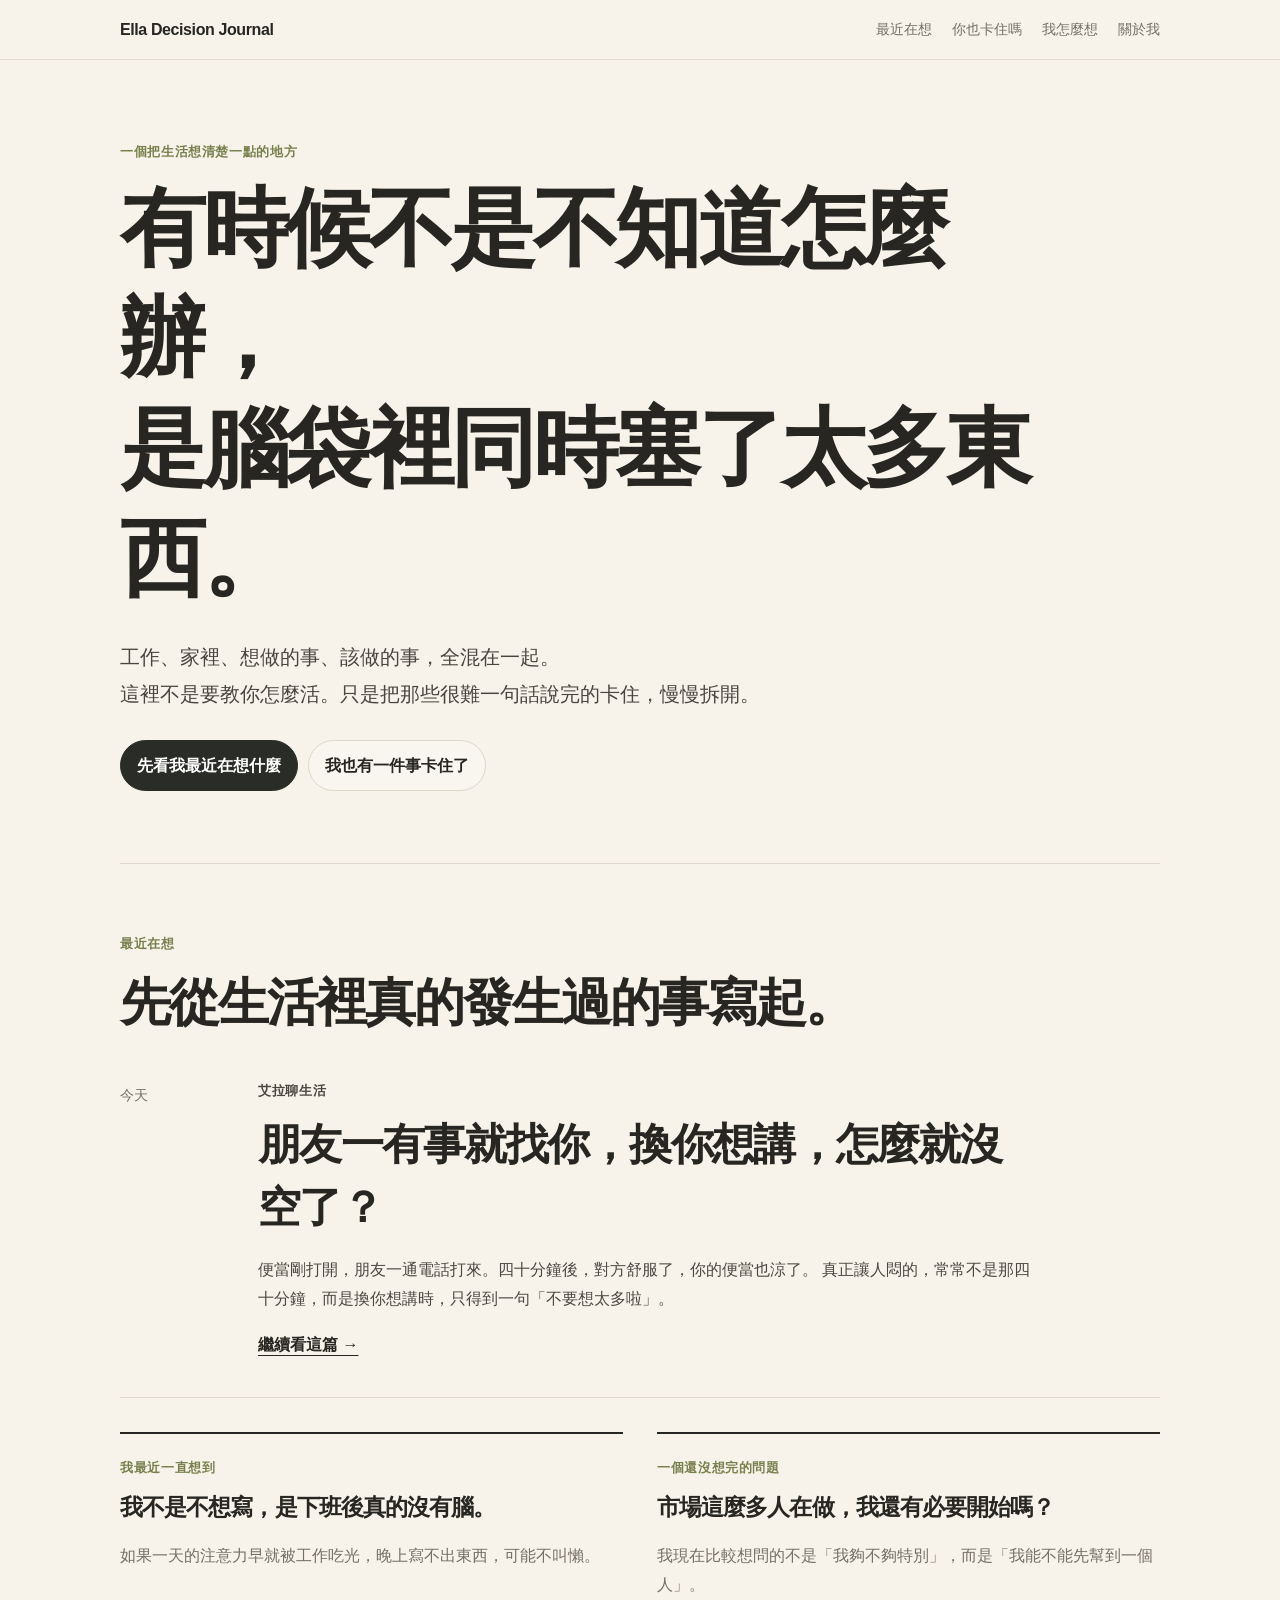
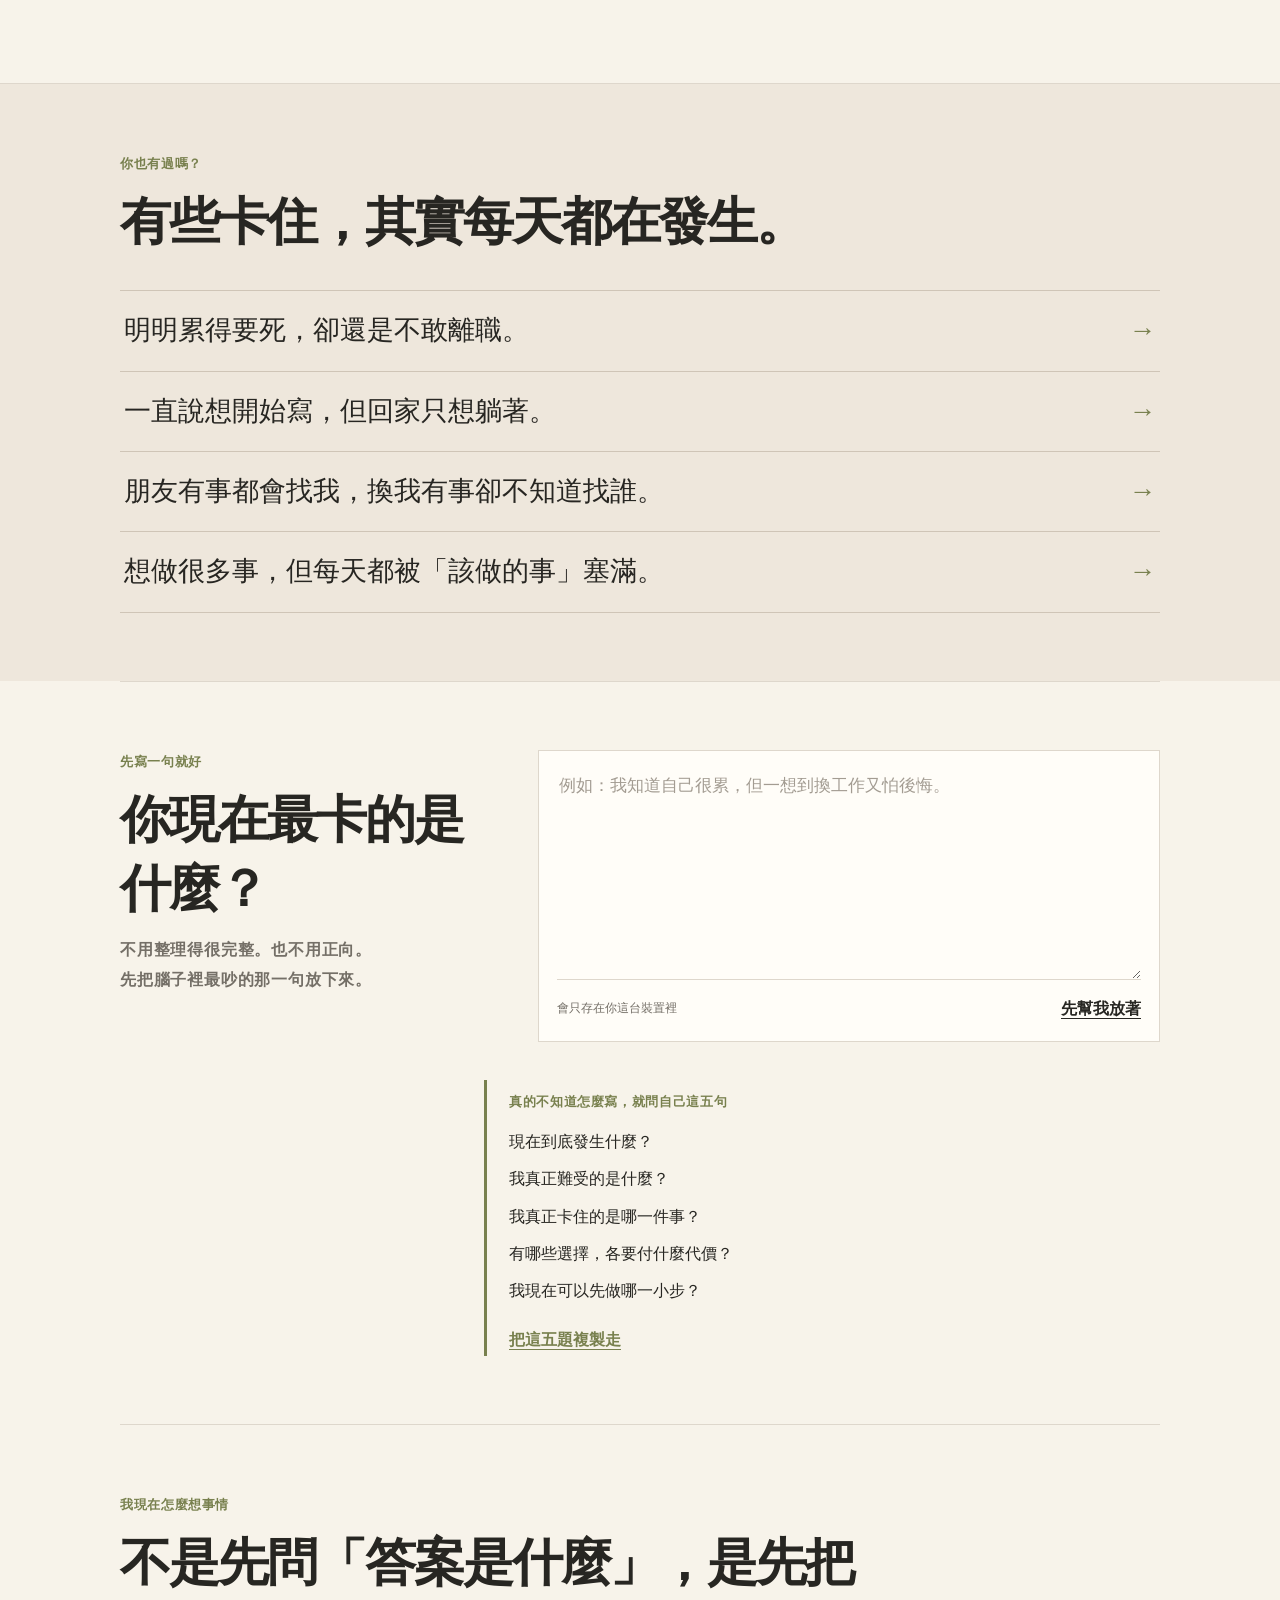
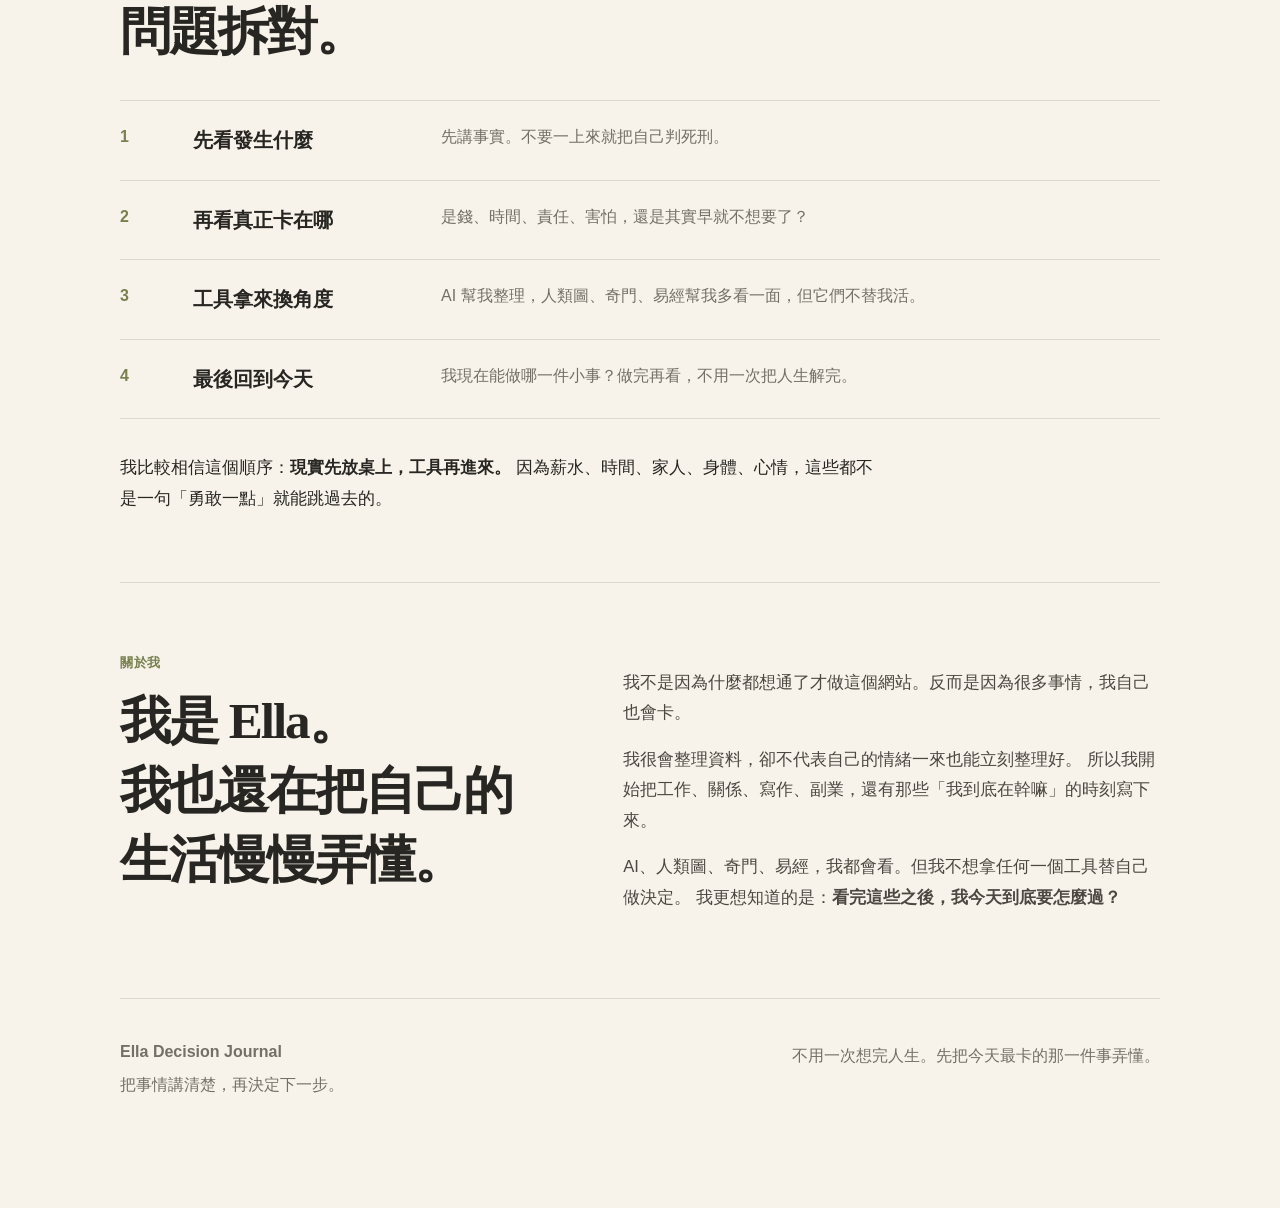
<file: index.html>
<!doctype html>
<html lang="zh-Hant">
<head>
  <meta charset="utf-8">
  <meta name="viewport" content="width=device-width, initial-scale=1, viewport-fit=cover">
  <meta name="theme-color" content="#f7f3ea">
  <title>Ella Decision Journal｜把事情講清楚，再決定下一步</title>
  <meta name="description" content="工作、關係、副業、生活卡住時，不急著找答案。先把事情講清楚。">
  <link rel="stylesheet" href="style.css">
</head>
<body>
  <header class="site-header">
    <a class="brand" href="#top">Ella Decision Journal</a>
    <nav class="desktop-nav" aria-label="主要導覽">
      <a href="#notes">最近在想</a>
      <a href="#stuck">你也卡住嗎</a>
      <a href="#how">我怎麼想</a>
      <a href="#about">關於我</a>
    </nav>
  </header>

  <main id="top">
    <section class="hero shell">
      <p class="tiny-note">一個把生活想清楚一點的地方</p>
      <h1>有時候不是不知道怎麼辦，<br>是腦袋裡同時塞了太多東西。</h1>
      <p class="hero-text">
        工作、家裡、想做的事、該做的事，全混在一起。<br>
        這裡不是要教你怎麼活。只是把那些很難一句話說完的卡住，慢慢拆開。
      </p>
      <div class="hero-links">
        <a class="plain-button dark" href="#notes">先看我最近在想什麼</a>
        <a class="plain-button" href="#write">我也有一件事卡住了</a>
      </div>
    </section>

    <section id="notes" class="section shell">
      <div class="section-title">
        <p>最近在想</p>
        <h2>先從生活裡真的發生過的事寫起。</h2>
      </div>

      <article class="main-entry">
        <div class="entry-date">今天</div>
        <div class="entry-content">
          <p class="entry-type">艾拉聊生活</p>
          <h3><a href="posts/friends-always-call-you.html">朋友一有事就找你，換你想講，怎麼就沒空了？</a></h3>
          <p>
            便當剛打開，朋友一通電話打來。四十分鐘後，對方舒服了，你的便當也涼了。
            真正讓人悶的，常常不是那四十分鐘，而是換你想講時，只得到一句「不要想太多啦」。
          </p>
          <a class="text-link" href="posts/friends-always-call-you.html">繼續看這篇 →</a>
        </div>
      </article>

      <div class="short-notes">
        <article>
          <p class="entry-type">我最近一直想到</p>
          <h3>我不是不想寫，是下班後真的沒有腦。</h3>
          <p>如果一天的注意力早就被工作吃光，晚上寫不出東西，可能不叫懶。</p>
        </article>
        <article>
          <p class="entry-type">一個還沒想完的問題</p>
          <h3>市場這麼多人在做，我還有必要開始嗎？</h3>
          <p>我現在比較想問的不是「我夠不夠特別」，而是「我能不能先幫到一個人」。</p>
        </article>
      </div>
    </section>

    <section id="stuck" class="section warm-section">
      <div class="shell">
        <div class="section-title">
          <p>你也有過嗎？</p>
          <h2>有些卡住，其實每天都在發生。</h2>
        </div>

        <div class="life-lines">
          <button type="button" data-prefill="我明明累得要死，卻還是不敢離職。">明明累得要死，卻還是不敢離職。</button>
          <button type="button" data-prefill="我一直說想開始寫，但回家只想躺著。">一直說想開始寫，但回家只想躺著。</button>
          <button type="button" data-prefill="朋友有事都會找我，換我有事卻不知道找誰。">朋友有事都會找我，換我有事卻不知道找誰。</button>
          <button type="button" data-prefill="我想做很多事，但每天都被『該做的事』塞滿。">想做很多事，但每天都被「該做的事」塞滿。</button>
        </div>
      </div>
    </section>

    <section id="write" class="section shell">
      <div class="write-layout">
        <div class="section-title">
          <p>先寫一句就好</p>
          <h2>你現在最卡的是什麼？</h2>
          <p class="subcopy">
            不用整理得很完整。也不用正向。<br>
            先把腦子裡最吵的那一句放下來。
          </p>
        </div>
        <div class="write-box">
          <textarea id="thoughtBox" placeholder="例如：我知道自己很累，但一想到換工作又怕後悔。"></textarea>
          <div class="write-actions">
            <span id="saveState">會只存在你這台裝置裡</span>
            <button id="saveThought" type="button">先幫我放著</button>
          </div>
        </div>
      </div>

      <div class="five-questions">
        <p class="entry-type">真的不知道怎麼寫，就問自己這五句</p>
        <p>現在到底發生什麼？</p>
        <p>我真正難受的是什麼？</p>
        <p>我真正卡住的是哪一件事？</p>
        <p>有哪些選擇，各要付什麼代價？</p>
        <p>我現在可以先做哪一小步？</p>
        <button id="copyQuestions" class="text-action" type="button">把這五題複製走</button>
      </div>
    </section>

    <section id="how" class="section shell">
      <div class="section-title">
        <p>我現在怎麼想事情</p>
        <h2>不是先問「答案是什麼」，是先把問題拆對。</h2>
      </div>

      <div class="thinking-flow">
        <div><span>1</span><strong>先看發生什麼</strong><p>先講事實。不要一上來就把自己判死刑。</p></div>
        <div><span>2</span><strong>再看真正卡在哪</strong><p>是錢、時間、責任、害怕，還是其實早就不想要了？</p></div>
        <div><span>3</span><strong>工具拿來換角度</strong><p>AI 幫我整理，人類圖、奇門、易經幫我多看一面，但它們不替我活。</p></div>
        <div><span>4</span><strong>最後回到今天</strong><p>我現在能做哪一件小事？做完再看，不用一次把人生解完。</p></div>
      </div>

      <p class="human-rule">
        我比較相信這個順序：<strong>現實先放桌上，工具再進來。</strong>
        因為薪水、時間、家人、身體、心情，這些都不是一句「勇敢一點」就能跳過去的。
      </p>
    </section>

    <section id="about" class="section shell">
      <div class="about-grid">
        <div>
          <p class="tiny-note">關於我</p>
          <h2>我是 Ella。<br>我也還在把自己的生活慢慢弄懂。</h2>
        </div>
        <div class="about-text">
          <p>
            我不是因為什麼都想通了才做這個網站。反而是因為很多事情，我自己也會卡。
          </p>
          <p>
            我很會整理資料，卻不代表自己的情緒一來也能立刻整理好。
            所以我開始把工作、關係、寫作、副業，還有那些「我到底在幹嘛」的時刻寫下來。
          </p>
          <p>
            AI、人類圖、奇門、易經，我都會看。但我不想拿任何一個工具替自己做決定。
            我更想知道的是：<strong>看完這些之後，我今天到底要怎麼過？</strong>
          </p>
        </div>
      </div>
    </section>
  </main>

  <footer class="site-footer shell">
    <div>
      <strong>Ella Decision Journal</strong>
      <p>把事情講清楚，再決定下一步。</p>
    </div>
    <p>不用一次想完人生。先把今天最卡的那一件事弄懂。</p>
  </footer>

  <nav class="mobile-nav" aria-label="手機導覽">
    <a href="#top">首頁</a>
    <a href="#notes">最近在想</a>
    <a class="mobile-write" href="#write">寫一下</a>
    <a href="#about">我</a>
  </nav>

  <div id="toast" class="toast" role="status" aria-live="polite"></div>
  <script src="app.js"></script>
</body>
</html>
</file>
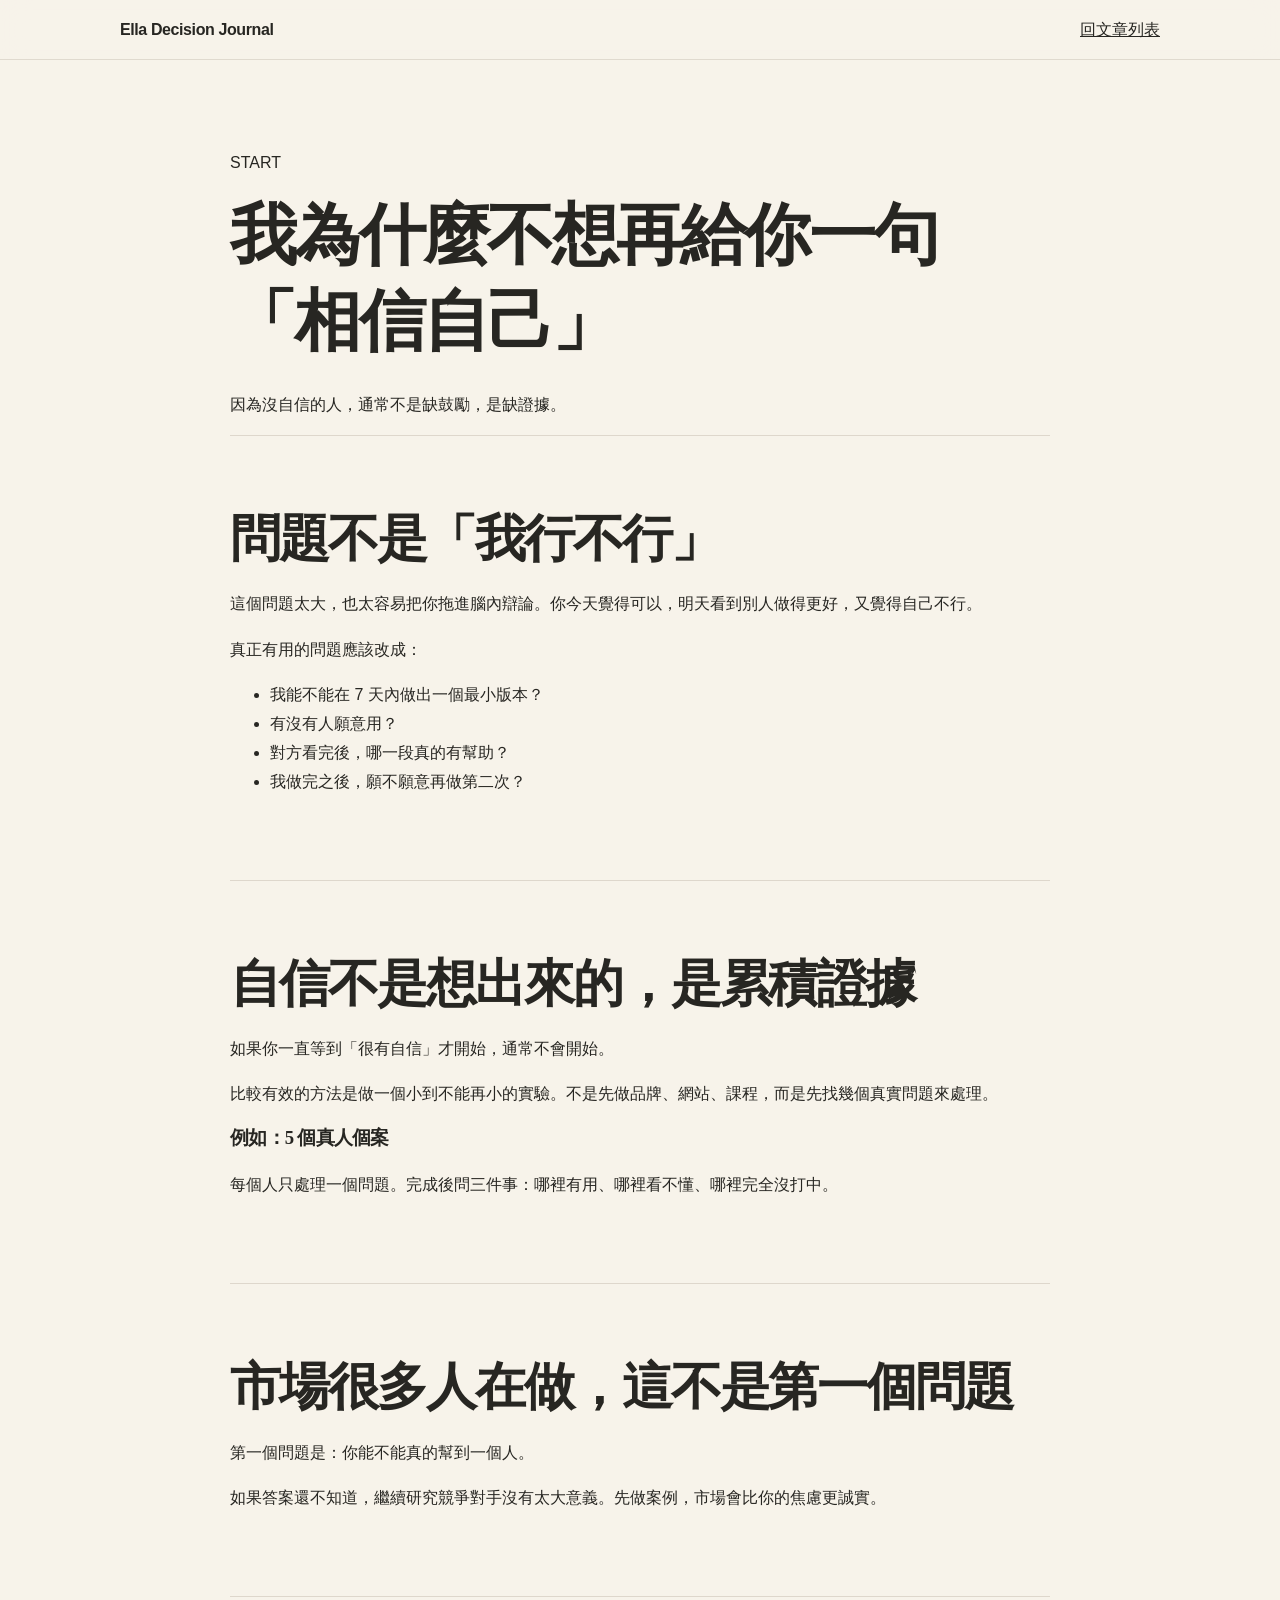
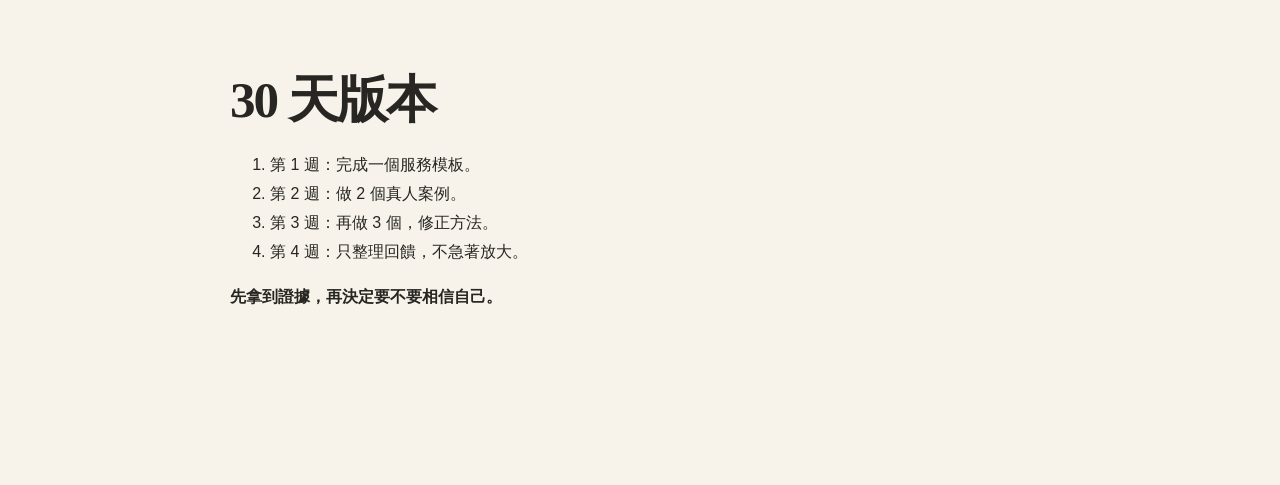
<file: why-decision-journal.html>
<!doctype html>
<html lang="zh-Hant">
<head>
  <meta charset="utf-8">
  <meta name="viewport" content="width=device-width, initial-scale=1">
  <title>我為什麼不想再給你一句「相信自己」｜Ella Decision Journal</title>
  <meta name="description" content="沒自信時，真正需要的不是鼓勵，而是可驗證的小型實驗。">
  <link rel="stylesheet" href="../style.css">
</head>
<body>
  <header class="site-header">
    <a class="brand" href="../">Ella Decision Journal</a>
    <nav><a href="../#articles">回文章列表</a></nav>
  </header>

  <main class="shell" style="max-width:820px;padding:72px 0 90px">
    <p class="eyebrow">START</p>
    <h1 style="font-size:clamp(2.4rem,6vw,4.2rem)">我為什麼不想再給你一句「相信自己」</h1>
    <p class="lead">因為沒自信的人，通常不是缺鼓勵，是缺證據。</p>

    <section class="section">
      <h2>問題不是「我行不行」</h2>
      <p>這個問題太大，也太容易把你拖進腦內辯論。你今天覺得可以，明天看到別人做得更好，又覺得自己不行。</p>
      <p>真正有用的問題應該改成：</p>
      <ul>
        <li>我能不能在 7 天內做出一個最小版本？</li>
        <li>有沒有人願意用？</li>
        <li>對方看完後，哪一段真的有幫助？</li>
        <li>我做完之後，願不願意再做第二次？</li>
      </ul>
    </section>

    <section class="section">
      <h2>自信不是想出來的，是累積證據</h2>
      <p>如果你一直等到「很有自信」才開始，通常不會開始。</p>
      <p>比較有效的方法是做一個小到不能再小的實驗。不是先做品牌、網站、課程，而是先找幾個真實問題來處理。</p>
      <div class="card">
        <h3>例如：5 個真人個案</h3>
        <p>每個人只處理一個問題。完成後問三件事：哪裡有用、哪裡看不懂、哪裡完全沒打中。</p>
      </div>
    </section>

    <section class="section">
      <h2>市場很多人在做，這不是第一個問題</h2>
      <p>第一個問題是：你能不能真的幫到一個人。</p>
      <p>如果答案還不知道，繼續研究競爭對手沒有太大意義。先做案例，市場會比你的焦慮更誠實。</p>
    </section>

    <section class="section">
      <h2>30 天版本</h2>
      <ol>
        <li>第 1 週：完成一個服務模板。</li>
        <li>第 2 週：做 2 個真人案例。</li>
        <li>第 3 週：再做 3 個，修正方法。</li>
        <li>第 4 週：只整理回饋，不急著放大。</li>
      </ol>
      <p><strong>先拿到證據，再決定要不要相信自己。</strong></p>
    </section>
  </main>
</body>
</html>
</file>
<file: style.css>
*{box-sizing:border-box}
:root{
  --bg:#f7f3ea;
  --paper:#fffdf8;
  --ink:#272622;
  --muted:#746f67;
  --line:#ded7cc;
  --warm:#eee7dc;
  --olive:#78804e;
  --dark:#2a2c27;
  --max:1040px;
}
html{scroll-behavior:smooth}
body{
  margin:0;background:var(--bg);color:var(--ink);
  font-family:-apple-system,BlinkMacSystemFont,"PingFang TC","Noto Sans TC","Microsoft JhengHei",sans-serif;
  line-height:1.82;-webkit-font-smoothing:antialiased;
}
a{color:inherit}
button,textarea{font:inherit;color:inherit}
.shell{width:min(calc(100% - 40px),var(--max));margin-inline:auto}
.site-header{
  position:sticky;top:0;z-index:30;
  display:flex;align-items:center;justify-content:space-between;gap:24px;
  padding:15px max(20px,calc((100% - var(--max))/2));
  background:rgba(247,243,234,.93);backdrop-filter:blur(14px);
  border-bottom:1px solid rgba(222,215,204,.9);
}
.brand{font-weight:850;text-decoration:none;letter-spacing:-.025em}
.desktop-nav{display:flex;gap:20px}
.desktop-nav a{text-decoration:none;font-size:.88rem;color:var(--muted)}
.desktop-nav a:hover{color:var(--ink)}
.hero{padding:80px 0 72px}
.tiny-note,.section-title>p,.entry-type,.entry-meta{
  margin:0 0 12px;color:var(--olive);font-size:.8rem;font-weight:800;letter-spacing:.05em
}
h1,h2,h3{
  margin-top:0;letter-spacing:-.04em;
  font-family:"Songti TC","Noto Serif TC","PMingLiU",serif;
}
h1{font-size:clamp(2.8rem,6.7vw,5.4rem);line-height:1.28;margin-bottom:25px;max-width:950px}
h2{font-size:clamp(2rem,4.4vw,3.2rem);line-height:1.35;margin-bottom:12px}
h3{line-height:1.45}
.hero-text{font-size:clamp(1.05rem,2vw,1.25rem);max-width:760px;color:#494640}
.hero-links{display:flex;gap:10px;flex-wrap:wrap;margin-top:28px}
.plain-button{
  display:inline-flex;align-items:center;justify-content:center;min-height:46px;
  padding:10px 16px;border:1px solid var(--line);border-radius:999px;text-decoration:none;
  font-weight:750;background:rgba(255,255,255,.25)
}
.plain-button.dark{background:var(--dark);border-color:var(--dark);color:#fff}
.section{padding:68px 0;border-top:1px solid var(--line)}
.section-title{max-width:760px;margin-bottom:34px}
.section-title .subcopy{color:var(--muted);font-size:1rem}
.main-entry{
  display:grid;grid-template-columns:110px 1fr;gap:28px;padding:8px 0 38px;
  border-bottom:1px solid var(--line)
}
.entry-date{font-size:.86rem;color:var(--muted);padding-top:4px}
.entry-content{max-width:780px}
.entry-content h3{font-size:clamp(1.8rem,3.8vw,2.7rem);margin-bottom:14px}
.entry-content h3 a{text-decoration:none}
.entry-content p{color:#4b4842}
.text-link{font-weight:800;text-underline-offset:5px}
.short-notes{display:grid;grid-template-columns:1fr 1fr;gap:34px;margin-top:34px}
.short-notes article{padding-top:22px;border-top:2px solid var(--ink)}
.short-notes h3{font-size:1.45rem;margin-bottom:8px}
.short-notes p:last-child{color:var(--muted)}
.warm-section{background:var(--warm)}
.life-lines{border-top:1px solid #cfc5b7}
.life-lines button{
  width:100%;display:flex;text-align:left;background:none;border:0;border-bottom:1px solid #cfc5b7;
  padding:20px 4px;cursor:pointer;font-family:"Songti TC","Noto Serif TC","PMingLiU",serif;
  font-size:clamp(1.25rem,2.6vw,1.7rem);line-height:1.45
}
.life-lines button::after{content:"→";margin-left:auto;color:var(--olive)}
.life-lines button:hover{padding-left:10px}
.write-layout{display:grid;grid-template-columns:.75fr 1.25fr;gap:44px;align-items:start}
.write-box{background:var(--paper);border:1px solid var(--line);padding:18px}
.write-box textarea{
  display:block;width:100%;min-height:210px;border:0;outline:0;resize:vertical;
  background:transparent;font-size:1.05rem;line-height:1.8
}
.write-box textarea::placeholder{color:#a39c92}
.write-actions{display:flex;justify-content:space-between;gap:16px;align-items:center;padding-top:14px;border-top:1px solid var(--line)}
.write-actions span{color:var(--muted);font-size:.78rem}
.write-actions button,.text-action{
  border:0;background:none;padding:0;text-decoration:underline;text-underline-offset:4px;
  font-weight:800;cursor:pointer
}
.five-questions{margin:38px 0 0 35%;border-left:3px solid var(--olive);padding:2px 0 2px 22px}
.five-questions p{margin:8px 0}
.five-questions .entry-type{margin-bottom:14px}
.text-action{margin-top:12px;color:var(--olive)}
.thinking-flow{border-top:1px solid var(--line)}
.thinking-flow>div{
  display:grid;grid-template-columns:55px 230px 1fr;gap:18px;
  padding:21px 0;border-bottom:1px solid var(--line);align-items:start
}
.thinking-flow span{color:var(--olive);font-weight:900}
.thinking-flow strong{font-family:"Songti TC","Noto Serif TC","PMingLiU",serif;font-size:1.25rem}
.thinking-flow p{margin:0;color:var(--muted)}
.human-rule{max-width:760px;margin:34px 0 0;font-size:1.05rem}
.about-grid{display:grid;grid-template-columns:.9fr 1.1fr;gap:64px}
.about-text{font-size:1.04rem;color:#4b4842}
.site-footer{
  padding:38px 0 105px;border-top:1px solid var(--line);
  display:flex;justify-content:space-between;gap:28px;color:var(--muted)
}
.site-footer p{margin:4px 0}
.mobile-nav{display:none}
.toast{
  position:fixed;left:50%;bottom:90px;z-index:70;transform:translate(-50%,15px);
  opacity:0;pointer-events:none;background:#171713;color:#fff;padding:9px 13px;border-radius:999px;
  font-size:.8rem;transition:.18s
}
.toast.show{opacity:1;transform:translate(-50%,0)}

.article-page{background:#f8f5ef}
.simple-header{
  max-width:960px;margin:0 auto;padding:24px 28px;border-bottom:1px solid var(--line);
  display:flex;justify-content:space-between
}
.simple-header a{text-decoration:none;font-weight:800}
.simple-header .back-link{color:var(--muted);font-weight:500}
.article-shell{max-width:820px;margin:0 auto;padding:52px 28px 80px}
.article-title{font-size:clamp(2.3rem,5.5vw,4.2rem);line-height:1.35}
.article-lead{font-size:1.16rem;color:#665f56;border-left:3px solid var(--olive);padding-left:18px;margin:24px 0 40px}
.article-body{max-width:700px;margin:0 auto;font-size:1.08rem;line-height:2}
.article-body p{margin:0 0 1.35em}
.article-body h2{font-size:1.75rem;margin:2.7em 0 1em}
.article-body blockquote{margin:28px 0;padding:18px 22px;background:#eee8de;border-left:3px solid #a88669}
.article-end{max-width:700px;margin:55px auto 0;padding-top:26px;border-top:1px solid var(--line)}
.article-end a{font-weight:800}

@media(max-width:760px){
  body{padding-bottom:74px}
  .shell{width:min(calc(100% - 28px),var(--max))}
  .site-header{padding:12px 14px}
  .desktop-nav{display:none}
  .hero{padding:44px 0 50px}
  h1{font-size:clamp(2.45rem,11vw,3.65rem);line-height:1.25}
  .hero-text br{display:none}
  .hero-links{display:grid}
  .plain-button{width:100%}
  .section{padding:52px 0}
  .main-entry{grid-template-columns:1fr;gap:4px}
  .entry-date{padding:0}
  .short-notes{grid-template-columns:1fr;gap:20px}
  .write-layout,.about-grid{grid-template-columns:1fr;gap:18px}
  .five-questions{margin-left:0}
  .thinking-flow>div{grid-template-columns:38px 1fr;gap:10px}
  .thinking-flow p{grid-column:2}
  .site-footer{display:block;padding-bottom:28px}
  .mobile-nav{
    position:fixed;display:grid;grid-template-columns:repeat(4,1fr);
    left:10px;right:10px;bottom:10px;z-index:60;background:rgba(42,44,39,.96);
    border-radius:18px;padding:6px;box-shadow:0 12px 30px rgba(0,0,0,.18)
  }
  .mobile-nav a{
    min-height:46px;display:flex;align-items:center;justify-content:center;
    text-decoration:none;color:#eeeadd;font-size:.76rem;font-weight:750;border-radius:13px
  }
  .mobile-nav .mobile-write{background:#e3e8bd;color:#30361d}
  .simple-header{padding:18px}
  .article-shell{padding:36px 22px 60px}
  .article-body{font-size:1.03rem;line-height:1.95}
}
</file>
